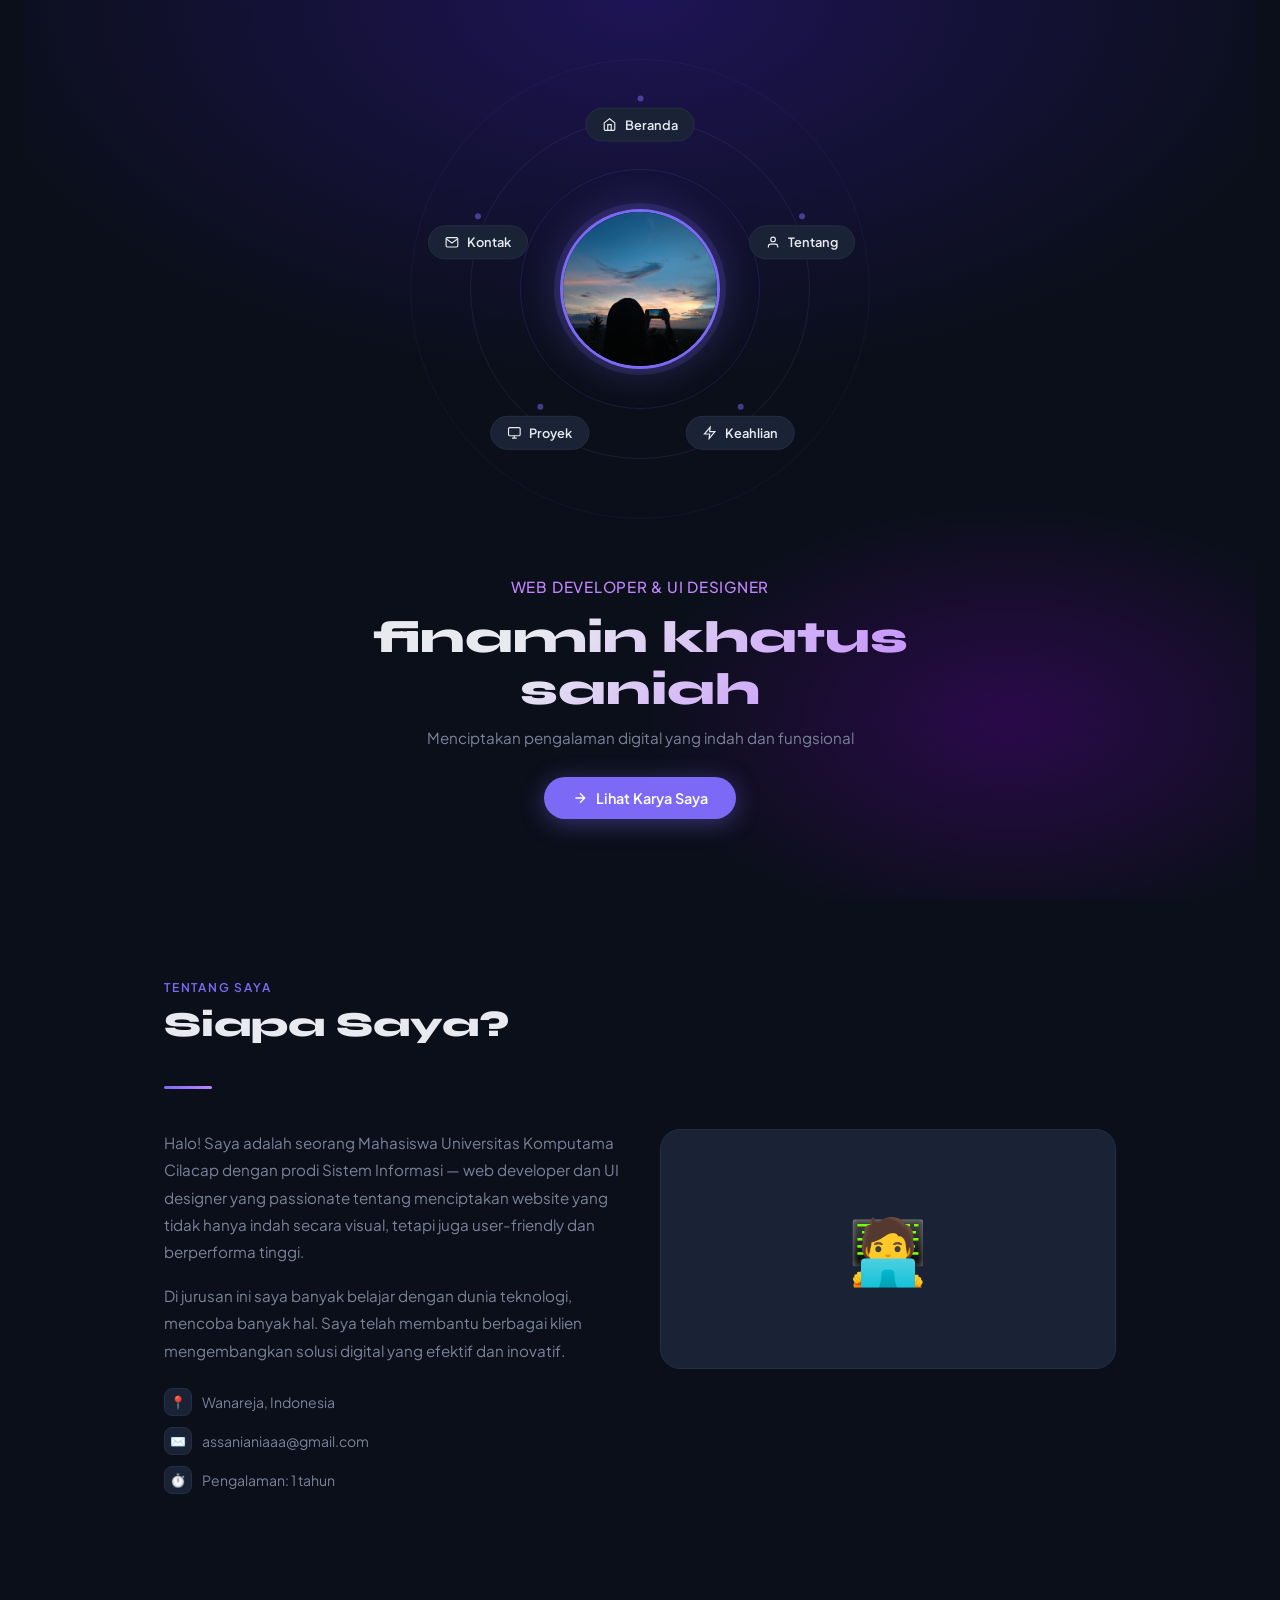
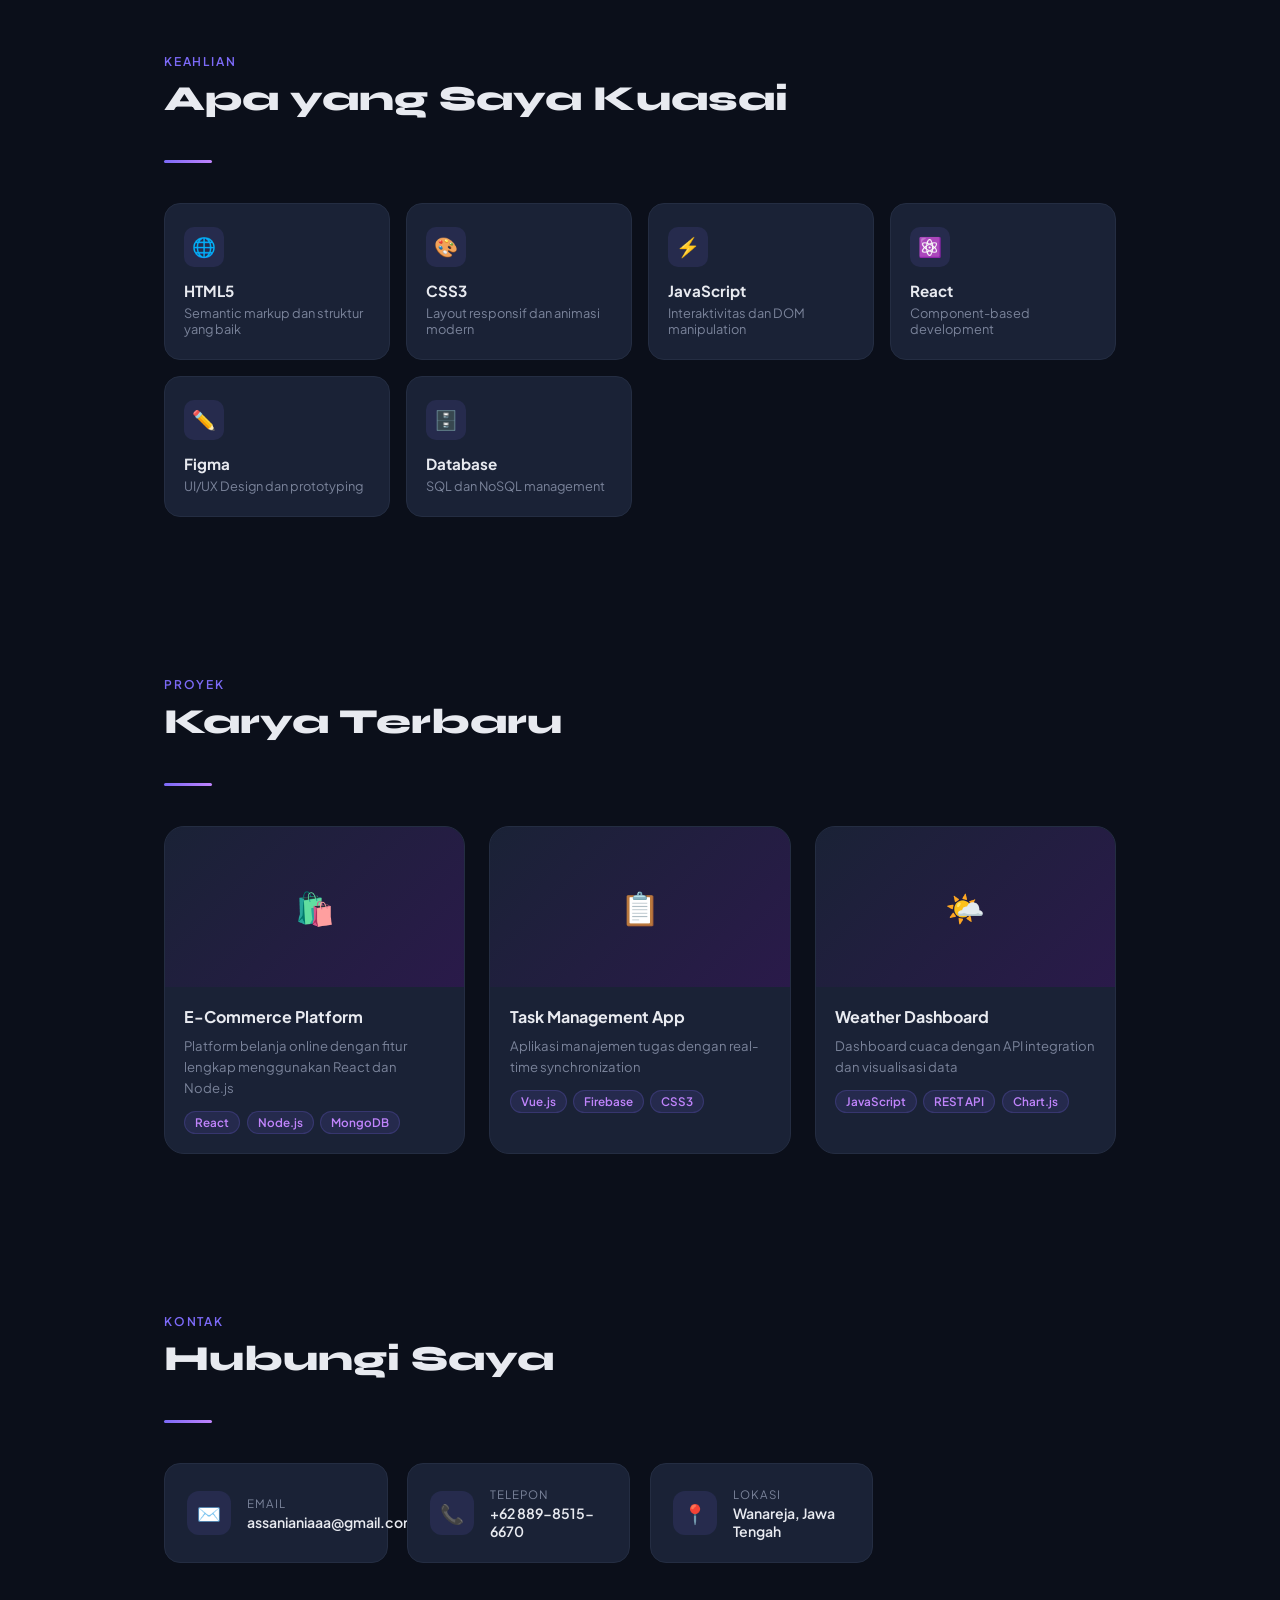
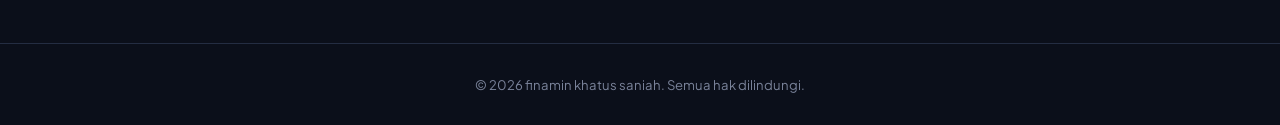
<file: index.html>
<!DOCTYPE html>
<html lang="id">
<head>
  <meta charset="UTF-8" />
  <meta name="viewport" content="width=device-width, initial-scale=1.0" />
  <title>Profil Pribadi - saniah</title>
  <link href="https://fonts.googleapis.com/css2?family=Plus+Jakarta+Sans:wght@300;400;500;600;700&family=Syne:wght@700;800&display=swap" rel="stylesheet" />
  <style>
    *, *::before, *::after { box-sizing: border-box; margin: 0; padding: 0; }

    :root {
      --bg: #0b0f1a;
      --surface: #121829;
      --card: #1a2236;
      --accent: #7c6af7;
      --accent2: #c084fc;
      --text: #e8eaf0;
      --muted: #7a839a;
      --border: #242d42;
    }

    html { scroll-behavior: smooth; }

    body {
      background: var(--bg);
      color: var(--text);
      font-family: 'Plus Jakarta Sans', sans-serif;
      overflow-x: hidden;
    }

    /* ─── HERO ─────────────────────────────────────────── */
    .hero {
      min-height: 100vh;
      display: flex;
      flex-direction: column;
      align-items: center;
      justify-content: center;
      position: relative;
      padding: 2rem 1rem 4rem;
      background: radial-gradient(ellipse 80% 60% at 50% 0%, #1e1455 0%, transparent 70%),
                  radial-gradient(ellipse 50% 40% at 80% 80%, #2a0a4a 0%, transparent 60%),
                  var(--bg);
    }

    /* Orbital ring system */
    .orbital-system {
      position: relative;
      width: 480px;
      height: 480px;
      margin-bottom: 3rem;
    }

    /* Orbit rings (decorative circles) */
    .orbit-ring {
      position: absolute;
      border-radius: 50%;
      border: 1px solid rgba(124,106,247,0.15);
      top: 50%; left: 50%;
      transform: translate(-50%, -50%);
      pointer-events: none;
    }
    .orbit-ring-1 { width: 240px; height: 240px; }
    .orbit-ring-2 { width: 340px; height: 340px; border-color: rgba(192,132,252,0.1); }
    .orbit-ring-3 { width: 460px; height: 460px; border-color: rgba(124,106,247,0.07); }

    /* Profile image centered */
    .profile-center {
      position: absolute;
      top: 50%; left: 50%;
      transform: translate(-50%, -50%);
      width: 160px;
      height: 160px;
      border-radius: 50%;
      overflow: hidden;
      border: 3px solid var(--accent);
      box-shadow: 0 0 0 6px rgba(124,106,247,0.15), 0 0 40px rgba(124,106,247,0.3);
      z-index: 10;
    }
    .profile-center img {
      width: 100%; height: 100%;
      object-fit: cover;
    }

    /* Nav items placed on orbit */
    .nav-item {
      position: absolute;
      top: 50%; left: 50%;
      transform-origin: 0 0;
      display: flex;
      flex-direction: column;
      align-items: center;
      gap: 6px;
      text-decoration: none;
    }

    /* Each nav item is a pill with icon + label */
    .nav-pill {
      display: flex;
      align-items: center;
      gap: 8px;
      padding: 8px 16px;
      background: var(--card);
      border: 1px solid var(--border);
      border-radius: 50px;
      font-size: 0.8rem;
      font-weight: 600;
      color: var(--text);
      white-space: nowrap;
      transition: background 0.25s, border-color 0.25s, box-shadow 0.25s, transform 0.25s;
      cursor: pointer;
    }
    .nav-pill:hover {
      background: var(--accent);
      border-color: var(--accent);
      box-shadow: 0 0 20px rgba(124,106,247,0.5);
      transform: scale(1.08);
    }
    .nav-pill svg {
      width: 14px; height: 14px;
      flex-shrink: 0;
    }

    /* connector dot */
    .nav-dot {
      width: 6px; height: 6px;
      border-radius: 50%;
      background: var(--accent);
      opacity: 0.5;
    }

    /* Position each item by angle around a radius */
    /* 5 items: 0°=top, 72° each step */
    /* Using JS-free pure CSS absolute positioning: */
    /* item center is at radius=170px from center of .orbital-system (240px) */
    /* orbital-system center = 240,240 */
    /* angle 0 = top → item at (240, 70) → translate by half item width/height */

    /* We position the "anchor" point at the orbit, then shift left/up by half the pill dimensions */
    /* Items are auto-centered via a wrapper trick */

    .nav-wrapper {
      position: absolute;
      top: 50%; left: 50%;
      width: 0; height: 0;
    }

    .nav-wrapper .nav-item {
      position: absolute;
      top: 0; left: 0;
      transform: translate(-50%, -50%);
    }

    /* Beranda — top (270°) */
    .nav-beranda {
      transform: translate(
        calc(cos(270deg) * 170px - 50%),
        calc(sin(270deg) * 170px - 50%)
      );
    }
    /* Tentang — top-right (342°) */
    .nav-tentang {
      transform: translate(
        calc(cos(342deg) * 170px - 50%),
        calc(sin(342deg) * 170px - 50%)
      );
    }
    /* Keahlian — right (54°) */
    .nav-keahlian {
      transform: translate(
        calc(cos(54deg) * 170px - 50%),
        calc(sin(54deg) * 170px - 50%)
      );
    }
    /* Proyek — bottom-left (126°) */
    .nav-proyek {
      transform: translate(
        calc(cos(126deg) * 170px - 50%),
        calc(sin(126deg) * 170px - 50%)
      );
    }
    /* Kontak — left (198°) */
    .nav-kontak {
      transform: translate(
        calc(cos(198deg) * 170px - 50%),
        calc(sin(198deg) * 170px - 50%)
      );
    }

    /* Hero text */
    .hero-text {
      text-align: center;
      max-width: 560px;
    }
    .hero-text h1 {
      font-family: 'Syne', sans-serif;
      font-size: clamp(1.8rem, 5vw, 2.8rem);
      font-weight: 800;
      line-height: 1.15;
      background: linear-gradient(135deg, #e8eaf0 30%, var(--accent2));
      -webkit-background-clip: text;
      -webkit-text-fill-color: transparent;
      background-clip: text;
      margin-bottom: 0.6rem;
    }
    .hero-text .role {
      font-size: 0.95rem;
      font-weight: 500;
      color: var(--accent2);
      letter-spacing: 0.05em;
      text-transform: uppercase;
      margin-bottom: 1rem;
    }
    .hero-text p {
      color: var(--muted);
      font-size: 0.95rem;
      line-height: 1.7;
      margin-bottom: 1.6rem;
    }
    .btn-primary {
      display: inline-flex;
      align-items: center;
      gap: 8px;
      padding: 12px 28px;
      background: var(--accent);
      color: #fff;
      border-radius: 50px;
      font-weight: 600;
      font-size: 0.9rem;
      text-decoration: none;
      transition: background 0.25s, box-shadow 0.25s;
      box-shadow: 0 4px 24px rgba(124,106,247,0.4);
    }
    .btn-primary:hover {
      background: #6355d4;
      box-shadow: 0 6px 30px rgba(124,106,247,0.6);
    }

    /* ─── SECTIONS ─────────────────────────────────────── */
    section {
      padding: 5rem 1.5rem;
      max-width: 1000px;
      margin: 0 auto;
    }

    .section-label {
      font-size: 0.75rem;
      letter-spacing: 0.15em;
      text-transform: uppercase;
      color: var(--accent);
      font-weight: 600;
      margin-bottom: 0.5rem;
    }
    .section-title {
      font-family: 'Syne', sans-serif;
      font-size: clamp(1.5rem, 4vw, 2.2rem);
      font-weight: 800;
      margin-bottom: 2.5rem;
      color: var(--text);
    }

    /* About */
    .about-grid {
      display: grid;
      grid-template-columns: 1fr 1fr;
      gap: 2.5rem;
      align-items: start;
    }
    @media(max-width:640px){ .about-grid { grid-template-columns:1fr; } }

    .about-text p {
      color: var(--muted);
      line-height: 1.8;
      font-size: 0.95rem;
      margin-bottom: 1rem;
    }
    .meta-list { list-style: none; margin-top: 1.5rem; display: flex; flex-direction: column; gap: 0.7rem; }
    .meta-list li {
      display: flex; align-items: center; gap: 10px;
      font-size: 0.88rem; color: var(--muted);
    }
    .meta-list li span.icon {
      width: 28px; height: 28px;
      background: var(--card);
      border: 1px solid var(--border);
      border-radius: 8px;
      display: flex; align-items: center; justify-content: center;
      font-size: 0.8rem;
    }

    /* Skills */
    .skills-grid {
      display: grid;
      grid-template-columns: repeat(auto-fill, minmax(200px, 1fr));
      gap: 1rem;
    }
    .skill-card {
      background: var(--card);
      border: 1px solid var(--border);
      border-radius: 16px;
      padding: 1.4rem 1.2rem;
      transition: border-color 0.25s, transform 0.25s;
    }
    .skill-card:hover {
      border-color: var(--accent);
      transform: translateY(-4px);
    }
    .skill-icon {
      width: 40px; height: 40px;
      background: rgba(124,106,247,0.12);
      border-radius: 10px;
      display: flex; align-items: center; justify-content: center;
      font-size: 1.2rem;
      margin-bottom: 0.9rem;
    }
    .skill-card h3 { font-size: 0.95rem; font-weight: 700; margin-bottom: 0.3rem; }
    .skill-card p { font-size: 0.8rem; color: var(--muted); }

    /* Projects */
    .projects-grid {
      display: grid;
      grid-template-columns: repeat(auto-fill, minmax(280px, 1fr));
      gap: 1.5rem;
    }
    .project-card {
      background: var(--card);
      border: 1px solid var(--border);
      border-radius: 20px;
      overflow: hidden;
      transition: transform 0.25s, border-color 0.25s;
    }
    .project-card:hover { transform: translateY(-6px); border-color: var(--accent); }
    .project-img {
      width: 100%; height: 160px;
      object-fit: cover;
      background: linear-gradient(135deg, #1a2236, #2a1a4a);
      display: flex; align-items: center; justify-content: center;
      font-size: 2rem; color: var(--accent);
    }
    .project-body { padding: 1.2rem; }
    .project-body h3 { font-size: 1rem; font-weight: 700; margin-bottom: 0.5rem; }
    .project-body p { font-size: 0.82rem; color: var(--muted); line-height: 1.6; margin-bottom: 0.8rem; }
    .tags { display: flex; flex-wrap: wrap; gap: 0.4rem; }
    .tag {
      padding: 3px 10px;
      background: rgba(124,106,247,0.12);
      border: 1px solid rgba(124,106,247,0.2);
      border-radius: 50px;
      font-size: 0.73rem;
      font-weight: 600;
      color: var(--accent2);
    }

    /* Contact */
    .contact-grid {
      display: grid;
      grid-template-columns: repeat(auto-fill, minmax(220px, 1fr));
      gap: 1.2rem;
    }
    .contact-card {
      background: var(--card);
      border: 1px solid var(--border);
      border-radius: 16px;
      padding: 1.4rem;
      display: flex;
      align-items: center;
      gap: 1rem;
    }
    .contact-icon {
      width: 44px; height: 44px;
      background: rgba(124,106,247,0.12);
      border-radius: 12px;
      display: flex; align-items: center; justify-content: center;
      font-size: 1.2rem;
      flex-shrink: 0;
    }
    .contact-info .label { font-size: 0.72rem; color: var(--muted); text-transform: uppercase; letter-spacing: 0.08em; }
    .contact-info .value { font-size: 0.88rem; font-weight: 600; margin-top: 2px; }

    /* Footer */
    footer {
      border-top: 1px solid var(--border);
      padding: 2rem 1.5rem;
      text-align: center;
      color: var(--muted);
      font-size: 0.82rem;
    }

    /* Divider */
    .divider {
      width: 48px; height: 3px;
      background: linear-gradient(90deg, var(--accent), var(--accent2));
      border-radius: 2px;
      margin-bottom: 2.5rem;
    }

    /* Scroll-reveal fade-in */
    .reveal {
      opacity: 0;
      transform: translateY(30px);
      transition: opacity 0.6s ease, transform 0.6s ease;
    }
    .reveal.visible {
      opacity: 1;
      transform: none;
    }

    /* ─── RESPONSIVE orbital ─────────────────────────────── */
    @media(max-width:520px){
      .orbital-system { width: 340px; height: 340px; }
      .orbit-ring-1 { width: 170px; height: 170px; }
      .orbit-ring-2 { width: 240px; height: 240px; }
      .orbit-ring-3 { width: 326px; height: 326px; }
      .profile-center { width: 120px; height: 120px; }
      .nav-pill { padding: 6px 11px; font-size: 0.72rem; gap: 5px; }
      /* Scale radius for small screen handled via JS below */
    }
  </style>
</head>
<body>

<!-- HERO -->
<section id="home" style="padding-top:0;padding-bottom:0;max-width:100%;text-align:center;">
  <div class="hero">

    <!-- Orbital navigation around profile -->
    <div class="orbital-system" id="orbitalSystem">
      <!-- Decorative rings -->
      <div class="orbit-ring orbit-ring-1"></div>
      <div class="orbit-ring orbit-ring-2"></div>
      <div class="orbit-ring orbit-ring-3"></div>

      <!-- Profile image -->
      <div class="profile-center">
        <img src="https://assanianiaaa-bot.github.io/Sania/Asset/Sani.jpeg" alt="Foto Profil Saniah" onerror="this.style.background='linear-gradient(135deg,#7c6af7,#c084fc)';this.style.display='block'" />
      </div>

      <!-- Nav items positioned around orbit — placed by JS -->
      <div class="nav-wrapper" id="navWrapper">
        <a href="#home" class="nav-item" data-angle="-90">
          <div class="nav-dot"></div>
          <div class="nav-pill">
            <svg viewBox="0 0 24 24" fill="none" stroke="currentColor" stroke-width="2"><path d="M3 9l9-7 9 7v11a2 2 0 0 1-2 2H5a2 2 0 0 1-2-2z"/><polyline points="9 22 9 12 15 12 15 22"/></svg>
            Beranda
          </div>
        </a>
        <a href="#about" class="nav-item" data-angle="-18">
          <div class="nav-dot"></div>
          <div class="nav-pill">
            <svg viewBox="0 0 24 24" fill="none" stroke="currentColor" stroke-width="2"><path d="M20 21v-2a4 4 0 0 0-4-4H8a4 4 0 0 0-4 4v2"/><circle cx="12" cy="7" r="4"/></svg>
            Tentang
          </div>
        </a>
        <a href="#skills" class="nav-item" data-angle="54">
          <div class="nav-dot"></div>
          <div class="nav-pill">
            <svg viewBox="0 0 24 24" fill="none" stroke="currentColor" stroke-width="2"><polygon points="13 2 3 14 12 14 11 22 21 10 12 10 13 2"/></svg>
            Keahlian
          </div>
        </a>
        <a href="#projects" class="nav-item" data-angle="126">
          <div class="nav-dot"></div>
          <div class="nav-pill">
            <svg viewBox="0 0 24 24" fill="none" stroke="currentColor" stroke-width="2"><rect x="2" y="3" width="20" height="14" rx="2"/><line x1="8" y1="21" x2="16" y2="21"/><line x1="12" y1="17" x2="12" y2="21"/></svg>
            Proyek
          </div>
        </a>
        <a href="#contact" class="nav-item" data-angle="198">
          <div class="nav-dot"></div>
          <div class="nav-pill">
            <svg viewBox="0 0 24 24" fill="none" stroke="currentColor" stroke-width="2"><path d="M4 4h16c1.1 0 2 .9 2 2v12c0 1.1-.9 2-2 2H4c-1.1 0-2-.9-2-2V6c0-1.1.9-2 2-2z"/><polyline points="22,6 12,13 2,6"/></svg>
            Kontak
          </div>
        </a>
      </div>
    </div>

    <!-- Hero text -->
    <div class="hero-text reveal">
      <div class="role">Web Developer & UI Designer</div>
      <h1>finamin khatus saniah</h1>
      <p>Menciptakan pengalaman digital yang indah dan fungsional</p>
      <a href="#projects" class="btn-primary">
        <svg width="16" height="16" viewBox="0 0 24 24" fill="none" stroke="currentColor" stroke-width="2"><path d="M5 12h14M12 5l7 7-7 7"/></svg>
        Lihat Karya Saya
      </a>
    </div>

  </div>
</section>

<!-- ABOUT -->
<section id="about">
  <div class="reveal">
    <div class="section-label">Tentang Saya</div>
    <div class="section-title">Siapa Saya?</div>
    <div class="divider"></div>
  </div>
  <div class="about-grid reveal">
    <div class="about-text">
      <p>Halo! Saya adalah seorang Mahasiswa Universitas Komputama Cilacap dengan prodi Sistem Informasi — web developer dan UI designer yang passionate tentang menciptakan website yang tidak hanya indah secara visual, tetapi juga user-friendly dan berperforma tinggi.</p>
      <p>Di jurusan ini saya banyak belajar dengan dunia teknologi, mencoba banyak hal. Saya telah membantu berbagai klien mengembangkan solusi digital yang efektif dan inovatif.</p>
      <ul class="meta-list">
        <li><span class="icon">📍</span> Wanareja, Indonesia</li>
        <li><span class="icon">✉️</span> assanianiaaa@gmail.com</li>
        <li><span class="icon">⏱️</span> Pengalaman: 1 tahun</li>
      </ul>
    </div>
    <div style="background:var(--card);border:1px solid var(--border);border-radius:20px;min-height:240px;display:flex;align-items:center;justify-content:center;font-size:4rem;">🧑‍💻</div>
  </div>
</section>

<!-- SKILLS -->
<section id="skills">
  <div class="reveal">
    <div class="section-label">Keahlian</div>
    <div class="section-title">Apa yang Saya Kuasai</div>
    <div class="divider"></div>
  </div>
  <div class="skills-grid">
    <div class="skill-card reveal"><div class="skill-icon">🌐</div><h3>HTML5</h3><p>Semantic markup dan struktur yang baik</p></div>
    <div class="skill-card reveal"><div class="skill-icon">🎨</div><h3>CSS3</h3><p>Layout responsif dan animasi modern</p></div>
    <div class="skill-card reveal"><div class="skill-icon">⚡</div><h3>JavaScript</h3><p>Interaktivitas dan DOM manipulation</p></div>
    <div class="skill-card reveal"><div class="skill-icon">⚛️</div><h3>React</h3><p>Component-based development</p></div>
    <div class="skill-card reveal"><div class="skill-icon">✏️</div><h3>Figma</h3><p>UI/UX Design dan prototyping</p></div>
    <div class="skill-card reveal"><div class="skill-icon">🗄️</div><h3>Database</h3><p>SQL dan NoSQL management</p></div>
  </div>
</section>

<!-- PROJECTS -->
<section id="projects">
  <div class="reveal">
    <div class="section-label">Proyek</div>
    <div class="section-title">Karya Terbaru</div>
    <div class="divider"></div>
  </div>
  <div class="projects-grid">
    <div class="project-card reveal">
      <div class="project-img">🛍️</div>
      <div class="project-body">
        <h3>E-Commerce Platform</h3>
        <p>Platform belanja online dengan fitur lengkap menggunakan React dan Node.js</p>
        <div class="tags"><span class="tag">React</span><span class="tag">Node.js</span><span class="tag">MongoDB</span></div>
      </div>
    </div>
    <div class="project-card reveal">
      <div class="project-img">📋</div>
      <div class="project-body">
        <h3>Task Management App</h3>
        <p>Aplikasi manajemen tugas dengan real-time synchronization</p>
        <div class="tags"><span class="tag">Vue.js</span><span class="tag">Firebase</span><span class="tag">CSS3</span></div>
      </div>
    </div>
    <div class="project-card reveal">
      <div class="project-img">🌤️</div>
      <div class="project-body">
        <h3>Weather Dashboard</h3>
        <p>Dashboard cuaca dengan API integration dan visualisasi data</p>
        <div class="tags"><span class="tag">JavaScript</span><span class="tag">REST API</span><span class="tag">Chart.js</span></div>
      </div>
    </div>
  </div>
</section>

<!-- CONTACT -->
<section id="contact">
  <div class="reveal">
    <div class="section-label">Kontak</div>
    <div class="section-title">Hubungi Saya</div>
    <div class="divider"></div>
  </div>
  <div class="contact-grid reveal">
    <div class="contact-card">
      <div class="contact-icon">✉️</div>
      <div class="contact-info"><div class="label">Email</div><div class="value">assanianiaaa@gmail.com</div></div>
    </div>
    <div class="contact-card">
      <div class="contact-icon">📞</div>
      <div class="contact-info"><div class="label">Telepon</div><div class="value">+62 889-8515-6670</div></div>
    </div>
    <div class="contact-card">
      <div class="contact-icon">📍</div>
      <div class="contact-info"><div class="label">Lokasi</div><div class="value">Wanareja, Jawa Tengah</div></div>
    </div>
  </div>
</section>

<footer>
  © 2026 finamin khatus saniah. Semua hak dilindungi.
</footer>

<script>
  // ── Position nav items along circular orbit ────────────────────
  function positionNavItems() {
    const system = document.getElementById('orbitalSystem');
    const systemSize = system.offsetWidth;
    const radius = systemSize * 0.355; // ~170px for 480px, scales for mobile

    const items = document.querySelectorAll('.nav-item');
    items.forEach(item => {
      const angleDeg = parseFloat(item.dataset.angle);
      const angleRad = angleDeg * Math.PI / 180;
      const x = Math.cos(angleRad) * radius;
      const y = Math.sin(angleRad) * radius;
      item.style.transform = `translate(calc(${x}px - 50%), calc(${y}px - 50%))`;
    });
  }

  positionNavItems();
  window.addEventListener('resize', positionNavItems);

  // ── Scroll reveal ──────────────────────────────────────────────
  const observer = new IntersectionObserver((entries) => {
    entries.forEach(e => {
      if (e.isIntersecting) {
        e.target.classList.add('visible');
        observer.unobserve(e.target);
      }
    });
  }, { threshold: 0.15 });

  document.querySelectorAll('.reveal').forEach(el => observer.observe(el));

  // Trigger hero reveals immediately
  setTimeout(() => {
    document.querySelectorAll('.hero .reveal').forEach(el => el.classList.add('visible'));
  }, 100);
</script>
</body>
</html>
</file>
